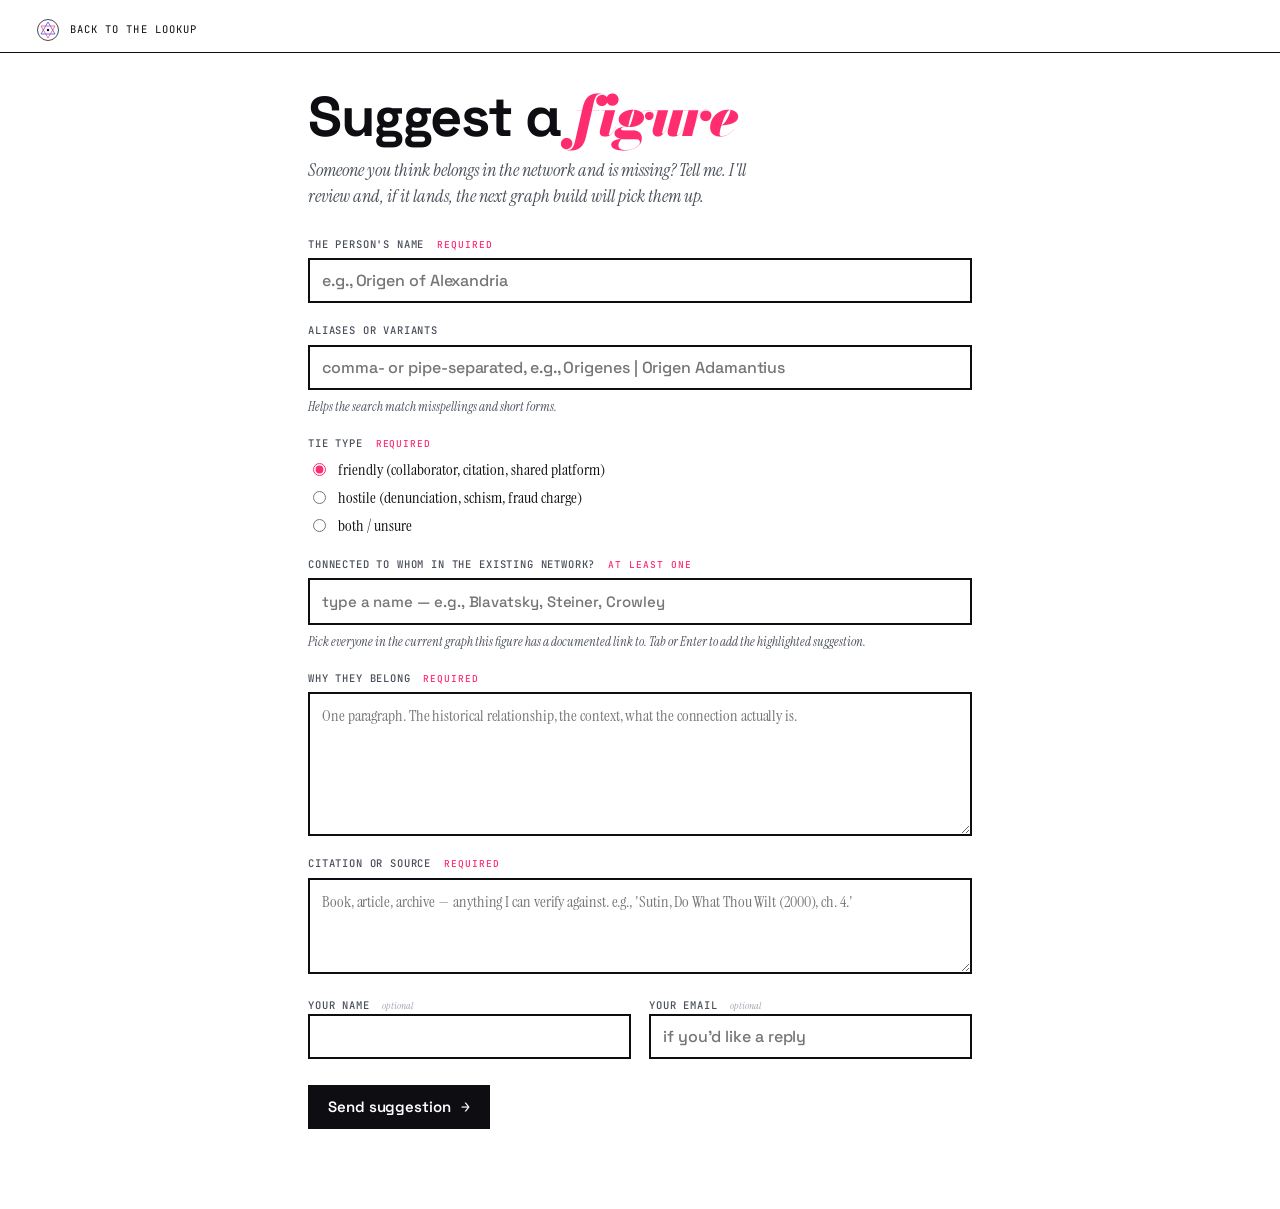
<file: web/suggest.html>
<!doctype html>
<html lang="en">
<head>
<meta charset="utf-8">
<meta name="viewport" content="width=device-width,initial-scale=1">
<title>Suggest a figure · Blavatsky Number</title>
<link rel="preconnect" href="https://fonts.googleapis.com">
<link rel="preconnect" href="https://fonts.gstatic.com" crossorigin>
<link href="https://fonts.googleapis.com/css2?family=Space+Grotesk:wght@400;500;600;700&family=Instrument+Serif:ital@0;1&family=JetBrains+Mono:wght@400;500&family=Bodoni+Moda:ital,wght@0,800;0,900;1,800&display=swap" rel="stylesheet">
<link rel="stylesheet" href="style.css">
</head>
<body class="suggest-body">

<header class="suggest-head">
  <a class="suggest-back" href="index.html" aria-label="back to the lookup">
    <svg viewBox="0 0 48 48" width="24" height="24" aria-hidden="true">
      <circle cx="24" cy="24" r="21" fill="none" stroke="#0d0d12" stroke-width="1.5"/>
      <polygon points="24,8 38,32 10,32" fill="none" stroke="#1d3df0" stroke-width="1.4"/>
      <polygon points="24,40 10,16 38,16" fill="none" stroke="#ff2d70" stroke-width="1.4"/>
      <circle cx="24" cy="24" r="2.4" fill="#0d0d12"/>
    </svg>
    <span>back to the lookup</span>
  </a>
</header>

<main class="suggest-frame">
  <h1 class="suggest-title">Suggest a <em>figure</em></h1>
  <p class="suggest-kicker">Someone you think belongs in the network and is missing? Tell me. I'll review and, if it lands, the next graph build will pick them up.</p>

  <form id="suggest-form" class="suggest-form" autocomplete="off" novalidate>

    <!-- honeypot, real users never fill this -->
    <div class="hp">
      <label>Website (leave blank)<input type="text" name="website" tabindex="-1" autocomplete="off"></label>
    </div>

    <fieldset class="fld">
      <label class="fld-label" for="f-name">The person's name <span class="req">required</span></label>
      <input id="f-name" name="name" type="text" required maxlength="200" placeholder="e.g., Origen of Alexandria">
    </fieldset>

    <fieldset class="fld">
      <label class="fld-label" for="f-aliases">Aliases or variants</label>
      <input id="f-aliases" name="aliases" type="text" maxlength="400" placeholder="comma- or pipe-separated, e.g., Origenes | Origen Adamantius">
      <span class="fld-hint">Helps the search match misspellings and short forms.</span>
    </fieldset>

    <fieldset class="fld">
      <label class="fld-label">Tie type <span class="req">required</span></label>
      <div class="radio-row">
        <label class="rad"><input type="radio" name="tie" value="friendly" checked><span>friendly (collaborator, citation, shared platform)</span></label>
        <label class="rad"><input type="radio" name="tie" value="hostile"><span>hostile (denunciation, schism, fraud charge)</span></label>
        <label class="rad"><input type="radio" name="tie" value="both"><span>both / unsure</span></label>
      </div>
    </fieldset>

    <fieldset class="fld">
      <label class="fld-label" for="f-conn-input">Connected to whom in the existing network? <span class="req">at least one</span></label>
      <div id="f-conn" class="tagify">
        <div class="tag-chips" id="tag-chips"></div>
        <input id="f-conn-input" type="text" placeholder="type a name — e.g., Blavatsky, Steiner, Crowley" autocomplete="off">
        <ul id="tag-suggest" class="tag-suggest" hidden></ul>
      </div>
      <span class="fld-hint">Pick everyone in the current graph this figure has a documented link to. Tab or Enter to add the highlighted suggestion.</span>
    </fieldset>

    <fieldset class="fld">
      <label class="fld-label" for="f-why">Why they belong <span class="req">required</span></label>
      <textarea id="f-why" name="why" rows="5" required maxlength="3000" placeholder="One paragraph. The historical relationship, the context, what the connection actually is."></textarea>
    </fieldset>

    <fieldset class="fld">
      <label class="fld-label" for="f-cite">Citation or source <span class="req">required</span></label>
      <textarea id="f-cite" name="citation" rows="3" required maxlength="2000" placeholder="Book, article, archive — anything I can verify against. e.g., 'Sutin, Do What Thou Wilt (2000), ch. 4.'"></textarea>
    </fieldset>

    <fieldset class="fld fld-meta">
      <div class="fld-meta-row">
        <div class="fld-meta-cell">
          <label class="fld-label" for="f-submitter-name">Your name <span class="opt">optional</span></label>
          <input id="f-submitter-name" name="submitterName" type="text" maxlength="200">
        </div>
        <div class="fld-meta-cell">
          <label class="fld-label" for="f-submitter-email">Your email <span class="opt">optional</span></label>
          <input id="f-submitter-email" name="submitterEmail" type="email" maxlength="200" placeholder="if you'd like a reply">
        </div>
      </div>
    </fieldset>

    <div class="form-foot">
      <button type="submit" class="submit-btn" id="submit-btn">Send suggestion <span class="arr">→</span></button>
      <span class="form-status" id="form-status" role="status" aria-live="polite"></span>
    </div>

  </form>
</main>

<script src="suggest.js"></script>
</body>
</html>
</file>
<file: web/style.css>
/* ===========================================================
   YOUR BLAVATSKY NUMBER, risograph-on-white.
   Four inks, one viewport. No cards. No dashboard. No parchment.
   =========================================================== */

:root {
  --bg:      #ffffff;
  --field:  #f4f5f7;
  --ink:    #0d0d12;
  --ink-2:  #4a4f5a;
  --ink-3:  #9ea3ad;
  --hair:   #e3e5ea;

  --magenta: #ff2d70;     /* friendly graph */
  --blue:    #1d3df0;     /* paths, structure, the number */
  --yellow:  #ffd400;     /* hostile graph, accents */

  --serif:   "Instrument Serif", "Times New Roman", serif;
  --sans:    "Space Grotesk", system-ui, -apple-system, sans-serif;
  --mono:    "JetBrains Mono", ui-monospace, monospace;
}

* { box-sizing: border-box; }
html, body { margin: 0; padding: 0; height: 100%; }
body {
  background: var(--bg);
  color: var(--ink);
  font-family: var(--sans);
  font-feature-settings: "ss01", "ss02";
  font-size: 14px;
  line-height: 1.45;
  -webkit-font-smoothing: antialiased;
  text-rendering: optimizeLegibility;
  overflow: hidden;
}

/* one-viewport frame, two columns */
.frame {
  display: grid;
  grid-template-columns: minmax(420px, 1.05fr) minmax(560px, 1.4fr);
  height: 100vh;
  width: 100vw;
  gap: 0;
}

/* ============================ LEFT ============================ */
.left {
  display: flex;
  flex-direction: column;
  padding: 28px 36px 22px 36px;
  border-right: 1.5px solid var(--ink);
  background: var(--bg);
  min-width: 0;
}

/* ---- brand ---- */
.brand {
  display: flex;
  gap: 14px;
  align-items: flex-start;
}
.brand-mark { flex: 0 0 auto; margin-top: 2px; }
.brand-text { display: flex; flex-direction: column; gap: 2px; }
.brand-name {
  font-family: var(--sans);
  font-weight: 700;
  font-size: 22px;
  letter-spacing: -0.018em;
  line-height: 1.05;
}
.brand-name::after { content: none; }
.brand-sub {
  font-family: var(--sans);
  font-weight: 400;
  font-size: 12.5px;
  color: var(--ink-2);
  max-width: 38ch;
}

/* ---- ASK input ---- */
.ask {
  margin-top: 26px;
  position: relative;
}
.ask-label {
  display: block;
  font-family: var(--mono);
  font-size: 10.5px;
  font-weight: 500;
  letter-spacing: 0.08em;
  text-transform: uppercase;
  color: var(--ink-2);
  margin-bottom: 6px;
}
.ask-input-row {
  display: flex;
  gap: 10px;
  align-items: stretch;
}
#q {
  flex: 1 1 auto;
  font-family: var(--sans);
  font-size: 32px;
  font-weight: 500;
  letter-spacing: -0.018em;
  padding: 10px 14px 12px 14px;
  border: 2.5px solid var(--ink);
  background: var(--bg);
  color: var(--ink);
  outline: none;
  border-radius: 0;
  min-width: 0;
  caret-color: var(--magenta);
}
#q:focus {
  background: #fffcf0;
  box-shadow: 6px 6px 0 0 var(--magenta);
  transform: translate(-2px, -2px);
  transition: transform .12s ease, box-shadow .12s ease, background .12s ease;
}
#q::placeholder {
  color: var(--ink-3);
  font-style: italic;
  font-family: var(--serif);
}

/* friendly/hostile flip switch */
.flip {
  font-family: var(--mono);
  font-size: 11px;
  font-weight: 500;
  letter-spacing: 0.06em;
  text-transform: uppercase;
  background: var(--bg);
  color: var(--ink);
  border: 2.5px solid var(--ink);
  padding: 0;
  display: flex;
  flex-direction: column;
  cursor: pointer;
  user-select: none;
  width: 92px;
  border-radius: 0;
}
.flip span {
  flex: 1;
  display: flex;
  align-items: center;
  justify-content: center;
  padding: 0 10px;
  background: var(--bg);
  border: none;
}
.flip span[data-mode="friendly"] {
  background: var(--magenta);
  color: var(--bg);
}
.flip[data-mode="hostile"] span[data-mode="friendly"] {
  background: var(--bg);
  color: var(--ink);
}
.flip[data-mode="hostile"] span[data-mode="hostile"] {
  background: var(--yellow);
  color: var(--ink);
}
.flip:not([data-mode="hostile"]) span[data-mode="hostile"] {
  background: var(--bg);
  color: var(--ink);
}

/* suggestion dropdown, matches the Edison/Kandinsky type */
.suggest {
  list-style: none;
  margin: 4px 0 0 0;
  padding: 0;
  position: absolute;
  z-index: 30;
  top: calc(100% + 2px);
  left: 0;
  right: 102px;
  background: var(--bg);
  border: 2.5px solid var(--ink);
  max-height: 280px;
  overflow-y: auto;
}
.suggest li {
  padding: 8px 14px;
  font-size: 16px;
  font-family: var(--sans);
  cursor: pointer;
  display: flex;
  align-items: baseline;
  gap: 10px;
  border-bottom: 1px solid var(--hair);
}
.suggest li:last-child { border-bottom: none; }
.suggest li:hover, .suggest li.act {
  background: var(--magenta);
  color: var(--bg);
}
.suggest .sw {
  display: inline-block; width: 9px; height: 9px;
  flex: 0 0 auto;
}
.suggest .meta {
  margin-left: auto;
  font-family: var(--mono);
  font-size: 10.5px;
  color: var(--ink-3);
}
.suggest li:hover .meta, .suggest li.act .meta { color: rgba(255,255,255,0.85); }

/* ---- chips ---- */
.chips {
  margin-top: 18px;
  display: flex;
  flex-direction: column;
  gap: 6px;
}
.chips-label {
  font-family: var(--mono);
  font-size: 10.5px;
  font-weight: 500;
  letter-spacing: 0.06em;
  text-transform: uppercase;
  color: var(--ink-2);
}
.chips-rail {
  display: flex;
  flex-wrap: wrap;
  gap: 5px 6px;
  max-height: 26vh;
  overflow-y: auto;
}
.chip {
  font-family: var(--sans);
  font-weight: 500;
  font-size: 13px;
  padding: 4px 10px 5px 10px;
  border: 1.5px solid var(--ink);
  background: var(--bg);
  color: var(--ink);
  cursor: pointer;
  letter-spacing: -0.005em;
  border-radius: 0;
  white-space: nowrap;
  transition: transform .08s ease;
}
.chip:hover {
  background: var(--ink);
  color: var(--bg);
  transform: translate(-1px, -1px);
}
.chip.is-on {
  background: var(--blue);
  color: var(--bg);
  border-color: var(--blue);
}

/* ---- the giant number ---- */
.result {
  margin-top: 16px;
  flex: 0 0 auto;
  display: flex;
  flex-direction: column;
  justify-content: flex-start;
  position: relative;
  min-height: 0;
}
.left-spacer { flex: 1 1 auto; min-height: 0; }
.result-pre {
  font-family: var(--sans);
  font-size: 14.5px;
  color: var(--ink-2);
  line-height: 1.35;
  max-width: 36ch;
}
.result-pre em {
  font-family: var(--serif);
  font-style: italic;
  font-weight: 400;
  color: var(--ink);
  font-size: 17px;
}
.result-numwrap {
  position: relative;
  margin: 2px 0 4px 0;
  height: 168px;
  display: flex;
  align-items: center;
}
.result-num,
.result-num-shadow {
  font-family: "Bodoni Moda", "Didot", "Bodoni 72", serif;
  font-weight: 900;
  font-style: italic;
  font-size: 220px;
  line-height: 0.85;
  letter-spacing: -0.02em;
  display: block;
}
.result-num {
  color: var(--blue);
  position: relative;
  z-index: 2;
}
.result-num-shadow {
  color: var(--magenta);
  position: absolute;
  top: 6px;
  left: 6px;
  z-index: 1;
  mix-blend-mode: multiply;
  opacity: 0.85;
}
.result.no-path .result-num { color: var(--ink-3); }
.result.no-path .result-num-shadow { display: none; }
.result.is-hostile .result-num { color: var(--ink); }
.result.is-hostile .result-num-shadow { color: var(--yellow); }

.result-post {
  font-family: var(--sans);
  font-size: 14.5px;
  color: var(--ink-2);
  line-height: 1.4;
  max-width: 42ch;
}
.result-post strong {
  color: var(--ink);
  font-weight: 600;
}
.result-post .pill {
  display: inline-block;
  background: var(--blue);
  color: var(--bg);
  padding: 1px 7px;
  font-family: var(--mono);
  font-size: 11px;
  font-weight: 500;
  letter-spacing: 0.04em;
  margin-right: 3px;
  vertical-align: 2px;
}
.result.is-hostile .result-post .pill {
  background: var(--ink);
  color: var(--yellow);
}

/* ---- suggest-a-figure CTA, sits just above the footer ---- */
.suggest-cta {
  margin-top: 12px;
  padding: 0 0 8px 0;
}
.suggest-cta a {
  font-family: var(--mono);
  font-size: 11px;
  letter-spacing: 0.06em;
  text-transform: uppercase;
  color: var(--ink-2);
  text-decoration: none;
  border-bottom: 1.5px solid var(--ink-2);
  padding-bottom: 2px;
  transition: color .12s ease, border-color .12s ease;
}
.suggest-cta a em {
  font-family: var(--serif);
  font-style: italic;
  font-size: 14px;
  letter-spacing: 0;
  text-transform: none;
  color: var(--ink);
}
.suggest-cta a:hover {
  color: var(--magenta);
  border-bottom-color: var(--magenta);
}
.suggest-cta a:hover em { color: var(--magenta); }
.suggest-cta .arr {
  margin-left: 4px;
  font-family: var(--mono);
}

/* ---- footer ---- */
.foot {
  margin-top: 4px;
  border-top: 1.5px solid var(--ink);
  padding-top: 8px;
  display: flex;
  justify-content: space-between;
  gap: 18px;
  font-family: var(--mono);
  font-size: 10.5px;
  color: var(--ink-2);
  letter-spacing: 0.01em;
  flex-wrap: wrap;
}
.foot strong {
  color: var(--ink);
  font-weight: 600;
}
.foot em {
  font-family: var(--serif);
  font-style: italic;
  color: var(--ink);
}

/* ============================ RIGHT ============================ */
.right {
  display: grid;
  /* canvas: capped at ~38vh so the provenance panel below always has room.
     The path viz is small (4-6 discs in a row), it doesn't need the lion's
     share of vertical space. */
  grid-template-rows: minmax(200px, 38vh) minmax(0, 1fr);
  background: var(--field);
  min-width: 0;
  min-height: 0;
}

.canvas-wrap {
  position: relative;
  background: var(--bg);
  overflow: hidden;
  border-bottom: 1.5px solid var(--ink);
}
#viz {
  width: 100%;
  height: 100%;
  display: block;
}

.canvas-hint {
  position: absolute;
  bottom: 10px;
  right: 14px;
  font-family: var(--mono);
  font-size: 10px;
  color: var(--ink-3);
  letter-spacing: 0.04em;
  pointer-events: none;
  background: rgba(255,255,255,0.85);
  padding: 2px 6px;
}

/* SVG mark styles, the path itself is the visual centerpiece */
.bg-grid line {
  stroke: var(--hair);
  stroke-width: 0.5;
}
.edge {
  stroke: var(--ink-3);
  stroke-width: 1;
  fill: none;
  opacity: 0.32;
}
.edge.on-path {
  stroke: var(--blue);
  stroke-width: 6;
  opacity: 1;
  stroke-linecap: round;
}
.edge.on-path.tint-friendly {
  stroke: var(--blue);
}
.edge.on-path.tint-hostile {
  stroke: var(--ink);
}
.edge-shadow {
  stroke: var(--magenta);
  stroke-width: 6;
  fill: none;
  stroke-linecap: round;
  mix-blend-mode: multiply;
  opacity: 0.85;
}
.edge-shadow.tint-hostile { stroke: var(--yellow); }

.node circle.bg-disc {
  fill: var(--bg);
  stroke: var(--ink);
  stroke-width: 2;
}
.node circle.disc {
  stroke: var(--ink);
  stroke-width: 2;
  cursor: pointer;
}
.node.is-center circle.disc { fill: var(--ink); }
.node.is-target circle.disc { fill: var(--blue); }
.node.on-path circle.disc { fill: var(--magenta); }
.node.on-path.tint-hostile circle.disc { fill: var(--yellow); }
.node.is-target.tint-hostile circle.disc { fill: var(--ink); stroke: var(--yellow); }

.node text.label {
  font-family: var(--sans);
  font-weight: 600;
  font-size: 12.5px;
  fill: var(--ink);
  pointer-events: none;
  letter-spacing: -0.005em;
}
.node text.label.serif {
  font-family: var(--serif);
  font-style: italic;
  font-weight: 400;
  font-size: 14.5px;
}
.node text.hop-num {
  font-family: var(--mono);
  font-size: 9.5px;
  fill: var(--bg);
  pointer-events: none;
  font-weight: 600;
}

.node.bg circle.bg-disc { opacity: 0.82; }
.node.bg text.label { display: none; }

/* ---- provenance panel ---- */
.prov {
  padding: 16px 24px 20px 24px;
  overflow-y: auto;
  background: var(--field);
  font-size: 14px;
  line-height: 1.45;
  min-height: 0;
}
.prov-empty {
  text-align: center;
  padding: 4px 12px 8px 12px;
  color: var(--ink-2);
  display: flex; flex-direction: column; align-items: center; gap: 10px;
}
.prov-empty-mark { display: none; }
.prov-empty p { max-width: 44ch; margin: 0; font-size: 13.5px; line-height: 1.45; }
.prov-empty em { font-family: var(--serif); font-style: italic; color: var(--ink); }
.quick-tries {
  display: flex; flex-wrap: wrap; gap: 6px; justify-content: center;
  margin-top: 4px;
}
.quick-tries button {
  font-family: var(--sans);
  font-weight: 500;
  font-size: 12.5px;
  border: 1.5px solid var(--ink);
  background: var(--bg);
  color: var(--ink);
  padding: 4px 10px 5px 10px;
  cursor: pointer;
  border-radius: 0;
}
.quick-tries button:hover {
  background: var(--blue);
  color: var(--bg);
  border-color: var(--blue);
}

.path-strip {
  display: flex;
  align-items: center;
  flex-wrap: wrap;
  gap: 4px 6px;
  font-family: var(--sans);
  font-weight: 600;
  font-size: 14px;
  margin-bottom: 12px;
}
.path-strip .step {
  cursor: pointer;
  border-bottom: 3px solid var(--magenta);
  padding-bottom: 1px;
}
.path-strip .step.is-target {
  border-bottom-color: var(--blue);
}
.path-strip.tint-hostile .step { border-bottom-color: var(--yellow); }
.path-strip.tint-hostile .step.is-target { border-bottom-color: var(--ink); }
.path-strip .arrow {
  color: var(--ink-3);
  font-family: var(--mono);
  font-weight: 400;
  font-size: 12px;
}

.edge-bk {
  border-top: 1.5px solid var(--ink);
  padding: 14px 0 16px 0;
}
.edge-bk:first-of-type { border-top: 2.5px solid var(--ink); }
.edge-bk-head {
  display: flex;
  align-items: baseline;
  gap: 10px;
  margin-bottom: 6px;
}
.edge-bk-step {
  font-family: var(--mono);
  font-size: 10.5px;
  letter-spacing: 0.06em;
  text-transform: uppercase;
  color: var(--bg);
  background: var(--blue);
  padding: 2px 7px 3px 7px;
  white-space: nowrap;
}
.edge-bk.tint-hostile .edge-bk-step { background: var(--ink); color: var(--yellow); }
.edge-bk-pair {
  font-family: var(--sans);
  font-weight: 600;
  font-size: 13px;
  color: var(--ink-2);
}
.edge-bk-pair em {
  font-family: var(--serif);
  font-style: italic;
  font-weight: 400;
  font-size: 15px;
  color: var(--ink);
}

.edge-narr {
  font-family: var(--serif);
  font-size: 17px;
  line-height: 1.45;
  color: var(--ink);
  margin: 4px 0 8px 0;
}
.edge-narr strong {
  font-family: var(--sans);
  font-weight: 600;
  font-size: 14.5px;
  letter-spacing: -0.005em;
  background: var(--yellow);
  padding: 0 4px;
  color: var(--ink);
}
.edge-bk.tint-hostile .edge-narr strong { background: var(--ink); color: var(--yellow); }
.edge-narr em {
  font-style: italic;
}
.edge-narr-auto {
  font-family: var(--sans);
  font-size: 13.5px;
  color: var(--ink-2);
  font-style: normal;
}
.edge-narr-auto strong {
  background: transparent;
  color: var(--ink);
  font-size: 13.5px;
  padding: 0;
}

.edge-sources {
  margin-top: 6px;
  font-family: var(--mono);
  font-size: 11px;
  color: var(--ink-2);
}
.edge-sources summary {
  cursor: pointer;
  user-select: none;
  letter-spacing: 0.04em;
  padding: 2px 0;
  outline: none;
}
.edge-sources summary:hover { color: var(--blue); }
.edge-sources[open] summary { color: var(--ink); margin-bottom: 6px; }
.edge-sources ul {
  list-style: none;
  margin: 0;
  padding: 0 0 0 12px;
  border-left: 2px solid var(--hair);
}
.edge-sources li {
  padding: 4px 0 8px 0;
}
.src-quote {
  font-family: var(--serif);
  font-style: italic;
  font-size: 14px;
  line-height: 1.4;
  color: var(--ink);
  margin-bottom: 2px;
}
.src-cite {
  font-family: var(--mono);
  font-size: 10px;
  color: var(--ink-2);
  letter-spacing: 0.02em;
}

.no-path-msg {
  font-family: var(--sans);
  font-size: 14.5px;
  color: var(--ink);
  padding: 14px 0;
  border-top: 1.5px solid var(--ink);
  border-bottom: 1.5px solid var(--ink);
}
.no-path-msg em { font-family: var(--serif); font-style: italic; }
.no-path-msg button {
  font-family: var(--mono);
  font-size: 11px;
  text-transform: uppercase;
  letter-spacing: 0.04em;
  background: var(--ink);
  color: var(--yellow);
  border: none;
  padding: 4px 9px;
  cursor: pointer;
  margin-left: 4px;
}

/* responsive: don't ship mobile pretending, graceful single-column */
@media (max-width: 920px) {
  body { overflow: auto; }
  .frame {
    grid-template-columns: 1fr;
    height: auto;
    min-height: 100vh;
  }
  .left { border-right: none; border-bottom: 1.5px solid var(--ink); }
  .right { grid-template-rows: 380px auto; }
  .result-num, .result-num-shadow { font-size: 160px; }
  .result-numwrap { height: 150px; }
}

/* ============================================================
   SIX READINGS · network-analysis companion page.
   "Field notes" folio. Five inks (the four-ink palette plus a
   clay-red), gutter-folio layout, oversized italic display.
   The aesthetic owes more to a researcher's working folio than
   to a dashboard. The gimmick page above is intentionally noisy;
   this one is intentionally composed.
   ============================================================ */

:root {
  --clay: #c2410c;   /* fifth ink, used in temporal + asymmetry only */
}

/* small footer link from the gimmick page */
.atlas-link {
  position: absolute;
  top: 18px;
  right: 22px;
  z-index: 40;
  font-family: var(--mono);
  font-size: 10.5px;
  font-weight: 500;
  letter-spacing: 0.08em;
  text-transform: uppercase;
  color: var(--ink-2);
  text-decoration: none;
  border-bottom: 1.5px solid var(--ink-2);
  padding-bottom: 2px;
  transition: color .12s ease, border-color .12s ease;
}
.atlas-link:hover {
  color: var(--blue);
  border-bottom-color: var(--blue);
}
.atlas-link span.arr {
  font-family: var(--mono);
  margin-left: 6px;
}

body.atlas-body {
  overflow: auto;
  background: var(--bg);
  color: var(--ink);
}

/* ============================================================
   MASTHEAD. Three rows: rule, tag + back, title block + kicker + meta.
   ============================================================ */
.atlas-masthead {
  display: grid;
  grid-template-columns: minmax(0, 1.55fr) minmax(0, 1fr);
  grid-template-rows: auto auto auto;
  gap: 18px 48px;
  padding: 22px 56px 28px 56px;
  border-bottom: 3px solid var(--ink);
  position: relative;
}
.masthead-rule {
  grid-column: 1 / -1;
  height: 8px;
  background:
    linear-gradient(90deg, var(--ink) 0 56%, transparent 56% 58%, var(--blue) 58% 78%, transparent 78% 80%, var(--magenta) 80% 92%, transparent 92% 94%, var(--yellow) 94% 100%);
}
.atlas-back {
  display: inline-flex;
  align-items: center;
  gap: 10px;
  text-decoration: none;
  color: var(--ink);
  font-family: var(--mono);
  font-size: 10.5px;
  letter-spacing: 0.1em;
  text-transform: uppercase;
  transition: color .12s ease;
  justify-self: start;
}
.atlas-back:hover { color: var(--blue); }
.atlas-back svg { flex: 0 0 auto; }
.masthead-tag {
  font-family: var(--mono);
  font-size: 10.5px;
  letter-spacing: 0.12em;
  text-transform: uppercase;
  color: var(--ink-2);
  text-align: right;
  align-self: center;
}
.atlas-title {
  grid-column: 1 / 2;
  font-family: var(--sans);
  font-weight: 700;
  font-size: 64px;
  letter-spacing: -0.03em;
  line-height: 0.95;
  margin: 0;
  color: var(--ink);
}
.atlas-title em {
  font-family: "Bodoni Moda", "Didot", serif;
  font-style: italic;
  font-weight: 900;
  letter-spacing: -0.025em;
  color: var(--blue);
}
.atlas-kicker {
  grid-column: 2 / 3;
  align-self: end;
  font-family: var(--serif);
  font-style: italic;
  font-size: 22px;
  color: var(--ink);
  margin: 0;
  line-height: 1.28;
  max-width: 42ch;
  border-top: 1.5px solid var(--ink);
  padding-top: 14px;
}
.atlas-meta {
  grid-column: 1 / -1;
  display: grid;
  grid-template-columns: repeat(5, 1fr);
  gap: 0;
  margin-top: 4px;
  border-top: 1.5px solid var(--ink);
}
.atlas-meta .m-cell {
  display: flex;
  flex-direction: column;
  gap: 2px;
  padding: 10px 14px 4px 0;
  border-right: 1px solid var(--hair);
}
.atlas-meta .m-cell:last-child { border-right: none; }
.atlas-meta .m-k {
  font-family: var(--mono);
  font-size: 9.5px;
  letter-spacing: 0.12em;
  text-transform: uppercase;
  color: var(--ink-3);
}
.atlas-meta .m-v {
  font-family: var(--sans);
  font-size: 14px;
  font-weight: 600;
  color: var(--ink);
  letter-spacing: -0.005em;
}
.atlas-meta .m-v em {
  font-family: var(--serif);
  font-style: italic;
  font-weight: 400;
}

/* ============================================================
   INTRO. Folio gutter on the left, prose on the right.
   ============================================================ */
.atlas-intro {
  display: grid;
  grid-template-columns: 110px minmax(0, 1.45fr) minmax(260px, 1fr);
  gap: 28px 36px;
  padding: 32px 56px 30px 56px;
  border-bottom: 1.5px solid var(--ink);
  background: var(--bg);
}
.intro-gutter {
  display: flex;
  flex-direction: column;
  align-items: flex-start;
  gap: 8px;
  position: sticky;
  top: 16px;
  align-self: start;
}
.intro-folio {
  font-family: "Bodoni Moda", serif;
  font-style: italic;
  font-weight: 900;
  font-size: 84px;
  line-height: 0.85;
  color: var(--blue);
  letter-spacing: -0.02em;
}
.intro-disc {
  font-family: var(--mono);
  font-size: 10px;
  letter-spacing: 0.14em;
  text-transform: uppercase;
  color: var(--ink-2);
  border-top: 1.5px solid var(--ink);
  padding-top: 6px;
  width: 100%;
}
.intro-body { max-width: 62ch; }

/* ---- prefatory marginalia ---- */
.intro-margin {
  display: flex;
  flex-direction: column;
  gap: 22px;
  border-left: 1.5px solid var(--ink);
  padding-left: 24px;
  align-self: stretch;
  min-width: 0;
}
.margin-block { display: block; }
.margin-label {
  display: block;
  font-family: var(--mono);
  font-size: 9.5px;
  letter-spacing: 0.14em;
  text-transform: uppercase;
  color: var(--ink-2);
  border-top: 2px solid var(--ink);
  padding-top: 6px;
  margin-bottom: 10px;
}
.margin-toc {
  list-style: none;
  margin: 0;
  padding: 0;
}
.margin-toc li {
  display: grid;
  grid-template-columns: 26px 1fr auto;
  gap: 8px;
  align-items: baseline;
  padding: 5px 0;
  border-bottom: 1px dotted var(--hair);
  font-size: 12.5px;
}
.margin-toc li:last-child { border-bottom: none; }
.margin-toc .toc-num {
  font-family: "Bodoni Moda", serif;
  font-style: italic;
  font-weight: 900;
  font-size: 18px;
  color: var(--blue);
  line-height: 1;
}
.margin-toc .toc-name {
  font-family: var(--sans);
  font-weight: 600;
  font-size: 12.5px;
  color: var(--ink);
  letter-spacing: -0.005em;
}
.margin-toc .toc-tag {
  font-family: var(--serif);
  font-style: italic;
  font-size: 12.5px;
  color: var(--ink-2);
  text-align: right;
}
.margin-gloss {
  margin: 0;
  padding: 0;
  display: grid;
  grid-template-columns: 1fr;
  gap: 8px;
}
.margin-gloss dt {
  font-family: var(--mono);
  font-size: 10px;
  letter-spacing: 0.06em;
  text-transform: uppercase;
  color: var(--magenta);
  font-weight: 500;
  margin: 0;
}
.margin-gloss dd {
  font-family: var(--serif);
  font-size: 13.5px;
  line-height: 1.36;
  color: var(--ink);
  margin: 2px 0 4px 0;
  padding: 0 0 6px 0;
  border-bottom: 1px dotted var(--hair);
}
.margin-gloss dd:last-of-type { border-bottom: none; }
.margin-stats {
  list-style: none;
  margin: 0;
  padding: 0;
  display: grid;
  grid-template-columns: 1fr 1fr;
  gap: 8px 14px;
}
.margin-stats li {
  display: flex;
  flex-direction: column;
  gap: 2px;
  border-top: 1px solid var(--ink);
  padding-top: 6px;
}
.margin-stats .stat-num {
  font-family: "Bodoni Moda", serif;
  font-style: italic;
  font-weight: 900;
  font-size: 30px;
  line-height: 0.9;
  color: var(--ink);
  letter-spacing: -0.02em;
}
.margin-stats .stat-cap {
  font-family: var(--mono);
  font-size: 9.5px;
  letter-spacing: 0.08em;
  text-transform: uppercase;
  color: var(--ink-2);
  line-height: 1.25;
}

/* ---- per-chart "how to read" cue ---- */
.chart-cue {
  display: grid;
  grid-template-columns: 90px minmax(0, 1fr);
  gap: 14px;
  align-items: baseline;
  margin: 0 0 18px 0;
  padding: 8px 12px 10px 12px;
  background: var(--field);
  border-left: 3px solid var(--magenta);
  max-width: 78ch;
}
.chart-cue .cue-label {
  font-family: var(--mono);
  font-size: 9.5px;
  letter-spacing: 0.14em;
  text-transform: uppercase;
  color: var(--magenta);
  font-weight: 500;
}
.chart-cue .cue-text {
  font-family: var(--sans);
  font-size: 13px;
  line-height: 1.42;
  color: var(--ink);
  letter-spacing: -0.005em;
}
.chart-cue .cue-text strong {
  font-family: var(--sans);
  font-weight: 700;
  color: var(--ink);
}
.atlas-prose {
  font-family: var(--serif);
  font-size: 19px;
  line-height: 1.42;
  color: var(--ink);
  margin: 0 0 14px 0;
}
.atlas-prose em {
  font-style: italic;
}
.atlas-prose strong {
  font-family: var(--sans);
  font-weight: 600;
  font-size: 15px;
  color: var(--ink);
  letter-spacing: -0.005em;
}
.atlas-prose.drop::first-letter {
  font-family: "Bodoni Moda", serif;
  font-style: italic;
  font-weight: 900;
  font-size: 78px;
  line-height: 0.78;
  color: var(--magenta);
  float: left;
  margin: 6px 8px -4px 0;
  padding: 0;
}

/* ============================================================
   CHART GRID. Each chart has a left "gutter" carrying the folio
   number + discipline tag, then a content column.
   ============================================================ */
.atlas-grid {
  padding: 0 56px;
  display: grid;
  grid-template-columns: 1fr;
  gap: 0;
}
.atlas-chart {
  display: grid;
  grid-template-columns: 110px minmax(0, 1fr);
  gap: 28px;
  border-top: 1.5px solid var(--ink);
  padding: 36px 0 44px 0;
}
.atlas-chart:first-child { border-top: 3px solid var(--ink); }

.chart-gutter {
  display: flex;
  flex-direction: column;
  align-items: flex-start;
  gap: 10px;
  position: sticky;
  top: 16px;
  align-self: start;
}
.chart-folio {
  font-family: "Bodoni Moda", serif;
  font-style: italic;
  font-weight: 900;
  font-size: 84px;
  line-height: 0.85;
  color: var(--blue);
  letter-spacing: -0.02em;
}
.chart-disc {
  font-family: var(--mono);
  font-size: 10px;
  letter-spacing: 0.14em;
  text-transform: uppercase;
  color: var(--ink);
  border-top: 1.5px solid var(--ink);
  padding-top: 6px;
  width: 100%;
  line-height: 1.35;
}

.chart-content { min-width: 0; }
.chart-head { margin-bottom: 18px; max-width: 64ch; }
.chart-title {
  font-family: var(--sans);
  font-weight: 700;
  font-size: 32px;
  letter-spacing: -0.022em;
  color: var(--ink);
  margin: 0 0 8px 0;
  line-height: 1.05;
}
.chart-dek {
  font-family: var(--serif);
  font-style: italic;
  font-size: 17px;
  line-height: 1.32;
  color: var(--ink-2);
  margin: 0;
}

.chart-body {
  display: grid;
  grid-template-columns: minmax(0, 2.5fr) minmax(220px, 1fr);
  gap: 28px;
  align-items: start;
  margin-bottom: 22px;
}
.chart-svg {
  width: 100%;
  height: auto;
  display: block;
  background: var(--bg);
}
.chart-side {
  font-family: var(--sans);
  font-size: 12.5px;
  color: var(--ink);
  padding: 4px 0 4px 0;
  min-width: 0;
  border-top: 3px solid var(--ink);
  padding-top: 12px;
}
.chart-side h4 {
  font-family: var(--mono);
  font-size: 10px;
  letter-spacing: 0.12em;
  text-transform: uppercase;
  color: var(--ink-2);
  font-weight: 500;
  margin: 14px 0 8px 0;
}
.chart-side h4:first-child { margin-top: 0; }
.chart-side ol, .chart-side ul {
  margin: 0 0 12px 0;
  padding: 0;
  list-style: none;
}
.chart-side li {
  display: grid;
  grid-template-columns: 22px 1fr auto;
  gap: 8px;
  align-items: baseline;
  padding: 4px 0;
  border-bottom: 1px dotted var(--hair);
  font-size: 12.5px;
}
.chart-side li:last-child { border-bottom: none; }
.chart-side .rk {
  font-family: var(--mono);
  font-size: 10px;
  color: var(--ink-3);
  letter-spacing: 0.04em;
}
.chart-side .nm {
  font-family: var(--sans);
  font-weight: 500;
  color: var(--ink);
  white-space: nowrap;
  overflow: hidden;
  text-overflow: ellipsis;
  letter-spacing: -0.005em;
}
.chart-side .vl {
  font-family: var(--mono);
  font-size: 10.5px;
  color: var(--ink);
  text-align: right;
  font-weight: 500;
}
.chart-side p {
  font-family: var(--serif);
  font-size: 14.5px;
  line-height: 1.42;
  color: var(--ink);
  margin: 0 0 10px 0;
}
.chart-side p em { font-style: italic; color: var(--ink); }

.chart-caption,
.chart-methods,
.chart-source {
  max-width: 70ch;
}
.chart-caption {
  font-family: var(--serif);
  color: var(--ink);
  font-size: 17.5px;
  line-height: 1.42;
  margin: 8px 0 12px 0;
}
.chart-methods {
  font-family: var(--mono);
  font-size: 10.5px;
  line-height: 1.55;
  color: var(--ink-2);
  letter-spacing: 0.02em;
  margin: 4px 0 0 0;
  border-top: 1px solid var(--hair);
  padding-top: 8px;
  max-width: 78ch;
}
.chart-methods strong {
  font-family: var(--mono);
  font-weight: 600;
  color: var(--ink);
  text-transform: uppercase;
  letter-spacing: 0.08em;
  background: transparent;
  padding: 0;
  font-size: 10.5px;
}
.chart-methods em {
  font-family: var(--serif);
  font-style: italic;
  color: var(--ink-2);
  letter-spacing: 0;
  text-transform: none;
}
.chart-source {
  font-family: var(--mono);
  font-size: 10px;
  color: var(--ink-3);
  letter-spacing: 0.06em;
  text-transform: uppercase;
  margin: 0;
}
.chart-source em {
  font-family: var(--serif);
  font-style: italic;
  text-transform: none;
  color: var(--ink-2);
  letter-spacing: 0;
  font-size: 11px;
}

/* ---- bulleted readings: tight, asymmetric, not a paragraph ---- */
.atlas-bullets {
  list-style: none;
  margin: 0 0 14px 0;
  padding: 0;
  max-width: 78ch;
}
.atlas-bullets li {
  font-family: var(--serif);
  font-size: 16.5px;
  line-height: 1.42;
  color: var(--ink);
  padding: 0 0 0 22px;
  margin: 0 0 8px 0;
  position: relative;
}
.atlas-bullets li::before {
  content: "→";
  position: absolute;
  left: 0;
  top: 0.05em;
  font-family: var(--mono);
  font-weight: 500;
  font-size: 13px;
  color: var(--magenta);
}
.atlas-bullets li strong {
  font-family: var(--sans);
  font-weight: 600;
  font-size: 14.5px;
  color: var(--ink);
  letter-spacing: -0.005em;
}
.atlas-bullets li em {
  font-family: var(--serif);
  font-style: italic;
  color: var(--ink);
}
.atlas-bullets li a {
  color: var(--blue);
  text-decoration: underline;
  text-decoration-thickness: 1px;
  text-underline-offset: 2px;
}
.chart-bullets {
  margin-top: 4px;
}
.chart-bullets li {
  font-size: 15.5px;
}

/* ---- SVG primitives shared by all charts ---- */
.atlas-axis line,
.atlas-axis path { stroke: var(--ink); stroke-width: 1; fill: none; }
.atlas-axis text {
  font-family: var(--mono);
  font-size: 10px;
  fill: var(--ink);
  letter-spacing: 0.04em;
}
.atlas-grid-line {
  stroke: var(--hair);
  stroke-width: 0.5;
  stroke-dasharray: 2 3;
}
.atlas-axis-label {
  font-family: var(--mono);
  font-size: 10px;
  fill: var(--ink);
  letter-spacing: 0.1em;
  text-transform: uppercase;
}
.atlas-mark-label {
  font-family: var(--sans);
  font-weight: 500;
  font-size: 11px;
  fill: var(--ink);
}
.atlas-mark-label.serif {
  font-family: var(--serif);
  font-style: italic;
  font-weight: 400;
  font-size: 13px;
}

/* ============================================================
   FOOTER. Three method blocks, equally weighted.
   ============================================================ */
.atlas-foot {
  border-top: 3px solid var(--ink);
  padding: 32px 56px 44px 56px;
  display: grid;
  grid-template-columns: 1fr 1fr 1fr;
  gap: 32px;
  background: var(--bg);
  margin-top: 28px;
}
.atlas-foot-block h3 {
  font-family: var(--mono);
  font-size: 10.5px;
  letter-spacing: 0.14em;
  text-transform: uppercase;
  color: var(--ink);
  font-weight: 500;
  margin: 0 0 12px 0;
  border-top: 2px solid var(--ink);
  padding-top: 10px;
}
.atlas-foot-block p.atlas-prose {
  font-size: 15px;
  line-height: 1.5;
  margin: 0;
  font-family: var(--serif);
  color: var(--ink);
}

/* ============================================================
   SUGGEST A FIGURE — submission page (web/suggest.html).
   Same risograph palette, plain single-column form.
   ============================================================ */
body.suggest-body {
  overflow: auto;
  background: var(--bg);
  color: var(--ink);
}
.suggest-head {
  padding: 18px 36px 10px 36px;
  border-bottom: 1.5px solid var(--ink);
  display: flex;
  align-items: center;
}
.suggest-back {
  display: inline-flex;
  align-items: center;
  gap: 10px;
  text-decoration: none;
  color: var(--ink);
  font-family: var(--mono);
  font-size: 10.5px;
  letter-spacing: 0.1em;
  text-transform: uppercase;
  transition: color .12s ease;
}
.suggest-back:hover { color: var(--blue); }

.suggest-frame {
  max-width: 720px;
  margin: 0 auto;
  padding: 36px 28px 80px 28px;
}
.suggest-title {
  font-family: var(--sans);
  font-weight: 700;
  font-size: 56px;
  letter-spacing: -0.025em;
  line-height: 0.98;
  margin: 0 0 12px 0;
  color: var(--ink);
}
.suggest-title em {
  font-family: "Bodoni Moda", "Didot", serif;
  font-weight: 900;
  font-style: italic;
  color: var(--magenta);
}
.suggest-kicker {
  font-family: var(--serif);
  font-size: 18px;
  font-style: italic;
  line-height: 1.45;
  color: var(--ink-2);
  margin: 0 0 28px 0;
  max-width: 56ch;
}

.suggest-form { display: flex; flex-direction: column; gap: 20px; }
.suggest-form .hp { position: absolute; left: -10000px; height: 0; width: 0; overflow: hidden; }

.fld {
  border: none;
  margin: 0;
  padding: 0;
  display: flex;
  flex-direction: column;
  gap: 6px;
}
.fld-label {
  font-family: var(--mono);
  font-size: 10.5px;
  font-weight: 500;
  letter-spacing: 0.08em;
  text-transform: uppercase;
  color: var(--ink-2);
}
.fld-label .req {
  color: var(--magenta);
  font-size: 9.5px;
  margin-left: 6px;
  letter-spacing: 0.1em;
}
.fld-label .opt {
  color: var(--ink-3);
  font-size: 9.5px;
  margin-left: 6px;
  font-style: italic;
  text-transform: lowercase;
  letter-spacing: 0;
  font-family: var(--serif);
}
.fld-hint {
  font-family: var(--serif);
  font-style: italic;
  font-size: 13px;
  color: var(--ink-2);
  line-height: 1.4;
  margin-top: 2px;
}

.fld input[type=text],
.fld input[type=email],
.fld textarea {
  font-family: var(--sans);
  font-size: 16px;
  padding: 10px 12px;
  border: 2px solid var(--ink);
  background: var(--bg);
  color: var(--ink);
  outline: none;
  border-radius: 0;
  font-weight: 500;
  letter-spacing: -0.005em;
  width: 100%;
  box-sizing: border-box;
}
.fld textarea {
  font-family: var(--serif);
  font-size: 16px;
  font-weight: 400;
  line-height: 1.5;
  resize: vertical;
}
.fld input[type=text]:focus,
.fld input[type=email]:focus,
.fld textarea:focus {
  background: #fffcf0;
  box-shadow: 4px 4px 0 0 var(--magenta);
  transform: translate(-1px, -1px);
  transition: transform .1s ease, box-shadow .1s ease, background .1s ease;
}

.radio-row {
  display: flex;
  flex-direction: column;
  gap: 6px;
  margin-top: 2px;
}
.rad {
  display: flex;
  align-items: baseline;
  gap: 9px;
  cursor: pointer;
  font-family: var(--serif);
  font-size: 15.5px;
  color: var(--ink);
  line-height: 1.35;
}
.rad input[type=radio] { accent-color: var(--magenta); transform: translateY(1px); }

/* tag input */
.tagify {
  display: flex;
  flex-direction: column;
  gap: 6px;
  border: 2px solid var(--ink);
  padding: 8px 10px 6px 10px;
  background: var(--bg);
  position: relative;
}
.tag-chips { display: flex; flex-wrap: wrap; gap: 5px 6px; }
.tag-chips:empty { display: none; }
.chip-tag {
  display: inline-flex;
  align-items: center;
  gap: 6px;
  font-family: var(--sans);
  font-weight: 500;
  font-size: 13px;
  background: var(--blue);
  color: var(--bg);
  padding: 3px 4px 3px 9px;
  letter-spacing: -0.005em;
}
.chip-tag button {
  background: transparent;
  color: var(--bg);
  border: none;
  font-family: var(--mono);
  font-size: 14px;
  font-weight: 500;
  cursor: pointer;
  padding: 0 6px 1px 6px;
  line-height: 1;
}
.chip-tag button:hover { color: var(--yellow); }
#f-conn-input {
  border: none;
  outline: none;
  font-family: var(--sans);
  font-size: 15px;
  padding: 4px 2px 6px 2px;
  background: transparent;
  color: var(--ink);
  width: 100%;
}
#f-conn-input:focus { background: transparent; box-shadow: none; transform: none; }

.tag-suggest {
  list-style: none;
  margin: 0;
  padding: 0;
  position: absolute;
  left: -2px;
  right: -2px;
  top: calc(100% + 4px);
  background: var(--bg);
  border: 2px solid var(--ink);
  z-index: 30;
  max-height: 280px;
  overflow-y: auto;
}
.tag-suggest li {
  padding: 7px 12px;
  font-family: var(--sans);
  font-size: 15px;
  cursor: pointer;
  border-bottom: 1px solid var(--hair);
}
.tag-suggest li:last-child { border-bottom: none; }
.tag-suggest li:hover, .tag-suggest li.act {
  background: var(--magenta);
  color: var(--bg);
}

.fld-meta-row { display: grid; grid-template-columns: 1fr 1fr; gap: 18px; }

.form-foot {
  display: flex;
  align-items: center;
  gap: 18px;
  margin-top: 6px;
  flex-wrap: wrap;
}
.submit-btn {
  font-family: var(--sans);
  font-size: 15px;
  font-weight: 600;
  letter-spacing: -0.005em;
  background: var(--ink);
  color: var(--bg);
  border: 2.5px solid var(--ink);
  padding: 10px 18px;
  cursor: pointer;
  border-radius: 0;
  transition: transform .1s ease, box-shadow .1s ease;
}
.submit-btn:hover {
  background: var(--blue);
  border-color: var(--blue);
  transform: translate(-2px, -2px);
  box-shadow: 4px 4px 0 0 var(--magenta);
}
.submit-btn:disabled {
  background: var(--ink-3);
  border-color: var(--ink-3);
  cursor: not-allowed;
  transform: none;
  box-shadow: none;
}
.submit-btn .arr { margin-left: 6px; font-family: var(--mono); }

.form-status {
  font-family: var(--mono);
  font-size: 12px;
  letter-spacing: 0.04em;
  color: var(--ink-2);
}
.form-status.ok { color: #0a8a3a; }
.form-status.err { color: var(--magenta); }
.form-status.pending { color: var(--blue); }

@media (max-width: 600px) {
  .suggest-title { font-size: 40px; }
  .fld-meta-row { grid-template-columns: 1fr; }
}

/* ============================================================
   RESPONSIVE.
   ============================================================ */
@media (max-width: 1280px) {
  .atlas-masthead, .atlas-intro, .atlas-grid, .atlas-foot {
    padding-left: 36px; padding-right: 36px;
  }
  .atlas-title { font-size: 56px; }
  .atlas-meta { grid-template-columns: repeat(3, 1fr); }
  .atlas-intro { grid-template-columns: 88px minmax(0, 1.35fr) minmax(220px, 1fr); gap: 24px; }
}

@media (max-width: 1080px) {
  .atlas-masthead, .atlas-intro, .atlas-grid, .atlas-foot {
    padding-left: 24px; padding-right: 24px;
  }
  .atlas-masthead {
    grid-template-columns: 1fr;
  }
  .atlas-title { grid-column: 1 / -1; font-size: 48px; }
  .atlas-kicker { grid-column: 1 / -1; }
  .atlas-meta { grid-template-columns: repeat(2, 1fr); }
  .atlas-meta .m-cell { border-right: none; border-bottom: 1px solid var(--hair); padding-bottom: 8px; }
  .atlas-intro, .atlas-chart {
    grid-template-columns: 1fr;
  }
  .intro-margin {
    border-left: none;
    border-top: 1.5px solid var(--ink);
    padding-left: 0;
    padding-top: 16px;
  }
  .chart-cue {
    grid-template-columns: 1fr;
    gap: 4px;
  }
  .intro-gutter, .chart-gutter {
    position: static;
    flex-direction: row;
    align-items: baseline;
    gap: 14px;
  }
  .intro-folio, .chart-folio { font-size: 56px; }
  .intro-disc, .chart-disc { border-top: none; padding-top: 0; }
  .chart-body { grid-template-columns: 1fr; }
  .atlas-foot { grid-template-columns: 1fr; }
}
</file>
